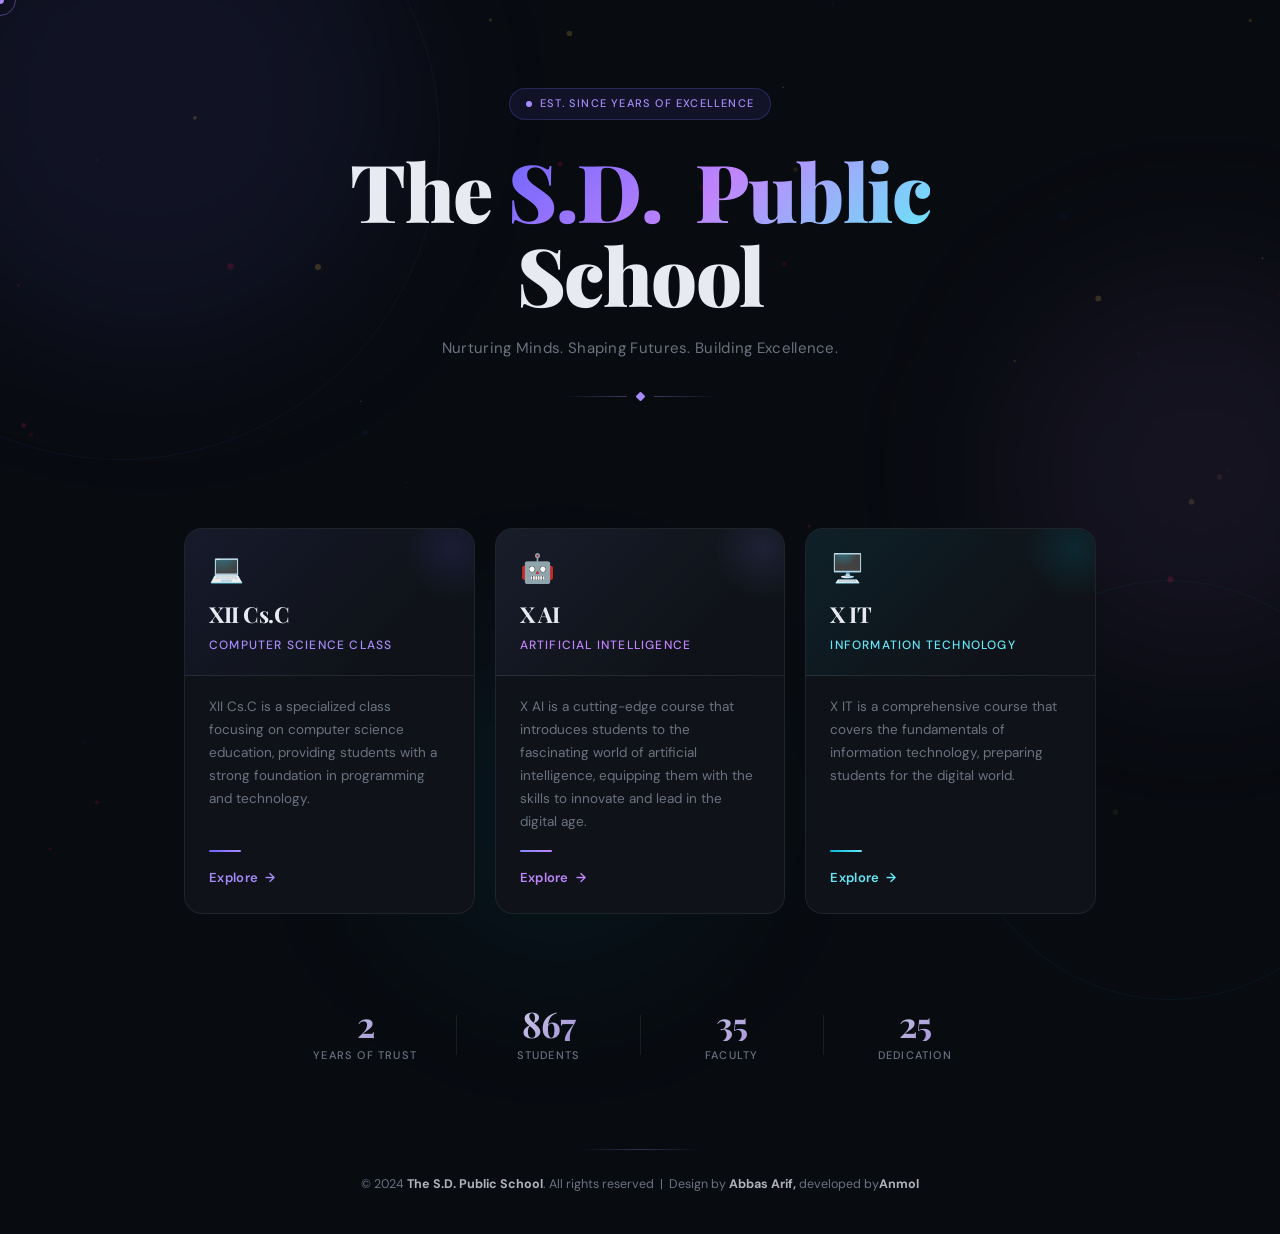
<file: index.html>
<!DOCTYPE html>
<html lang="en">
<head>
<meta charset="UTF-8">
<meta name="viewport" content="width=device-width, initial-scale=1.0">
<title>The S.D. Public School</title>
<link href="https://fonts.googleapis.com/css2?family=Playfair+Display:wght@400;700;900&family=DM+Sans:wght@300;400;500&display=swap" rel="stylesheet">
<link rel="stylesheet" href="style.css" class="css">
</head>
<body>

<div id="cursor"></div>
<div id="cursor-ring"></div>
<canvas id="particles"></canvas>
<div class="blob blob-1"></div>
<div class="blob blob-2"></div>
<div class="blob blob-3"></div>
<div class="ring ring-1"></div>
<div class="ring ring-2"></div>

<header>
  <div class="school-badge">
    <span class="badge-dot"></span>
    <span class="badge-text">Est. Since Years of Excellence</span>
  </div>
  <h1>The <span class="gradient-text">S.D. <br> Public</span><br>School</h1>
  <p class="tagline">Nurturing Minds. Shaping Futures. Building Excellence.</p>
  <div class="divider"><div class="divider-gem"></div></div>
</header>

<div class="cards-wrapper">
  <div class="card">
    <div class="card-header">
      <div class="card-icon">💻</div>
      <div class="card-title">XII Cs.C</div>
      <div class="card-subtitle">Computer Science Class</div>
    </div>
    <div class="card-body">
      <p class="card-description">XII Cs.C is a specialized class focusing on computer science education, providing students with a strong foundation in programming and technology.</p>
      <div class="card-divider"></div>
      <a href="xiicsc.html" class="go-btn" target="_blank">Explore <span class="arrow">→</span></a>
    </div>
  </div>

  <div class="card">
    <div class="card-header">
      <div class="card-icon">🤖</div>
      <div class="card-title">X AI</div>
      <div class="card-subtitle">Artificial Intelligence</div>
    </div>
    <div class="card-body">
      <p class="card-description">X AI is a cutting-edge course that introduces students to the fascinating world of artificial intelligence, equipping them with the skills to innovate and lead in the digital age.</p>
      <div class="card-divider"></div>
      <a href="xai.html" class="go-btn" target="_blank">Explore <span class="arrow">→</span></a>
    </div>
  </div>

  <div class="card">
    <div class="card-header">
      <div class="card-icon">🖥️</div>
      <div class="card-title"> X IT</div>
      <div class="card-subtitle">Information Technology</div>
    </div>
    <div class="card-body">
      <p class="card-description">X IT is a comprehensive course that covers the fundamentals of information technology, preparing students for the digital world.</p>
      <div class="card-divider"></div>
      <a href="xit.html" class="go-btn" target="_blank">Explore <span class="arrow">→</span></a>
    </div>
  </div>
</div>

<div class="stats-bar">
  <div class="stat"><div class="stat-num" data-target="8" data-suffix="+">0</div><div class="stat-label">Years of Trust</div></div>
  <div class="stat-sep"></div>
  <div class="stat"><div class="stat-num" data-target="3500" data-suffix="+">0</div><div class="stat-label">Students</div></div>
  <div class="stat-sep"></div>
  <div class="stat"><div class="stat-num" data-target="140" data-suffix="+">0</div><div class="stat-label">Faculty</div></div>
  <div class="stat-sep"></div>
  <div class="stat"><div class="stat-num" data-target="100" data-suffix="%">0</div><div class="stat-label">Dedication</div></div>
</div>

<footer>
  <div class="footer-line"></div>
  <p>© 2024 <strong>The S.D. Public School</strong>. All rights reserved &nbsp;|&nbsp; Design by <strong> Abbas Arif, </strong> developed by<strong>Anmol</strong></strong></p>
</footer>

<script src="script.js"></script>
</body>
</html>
</file>
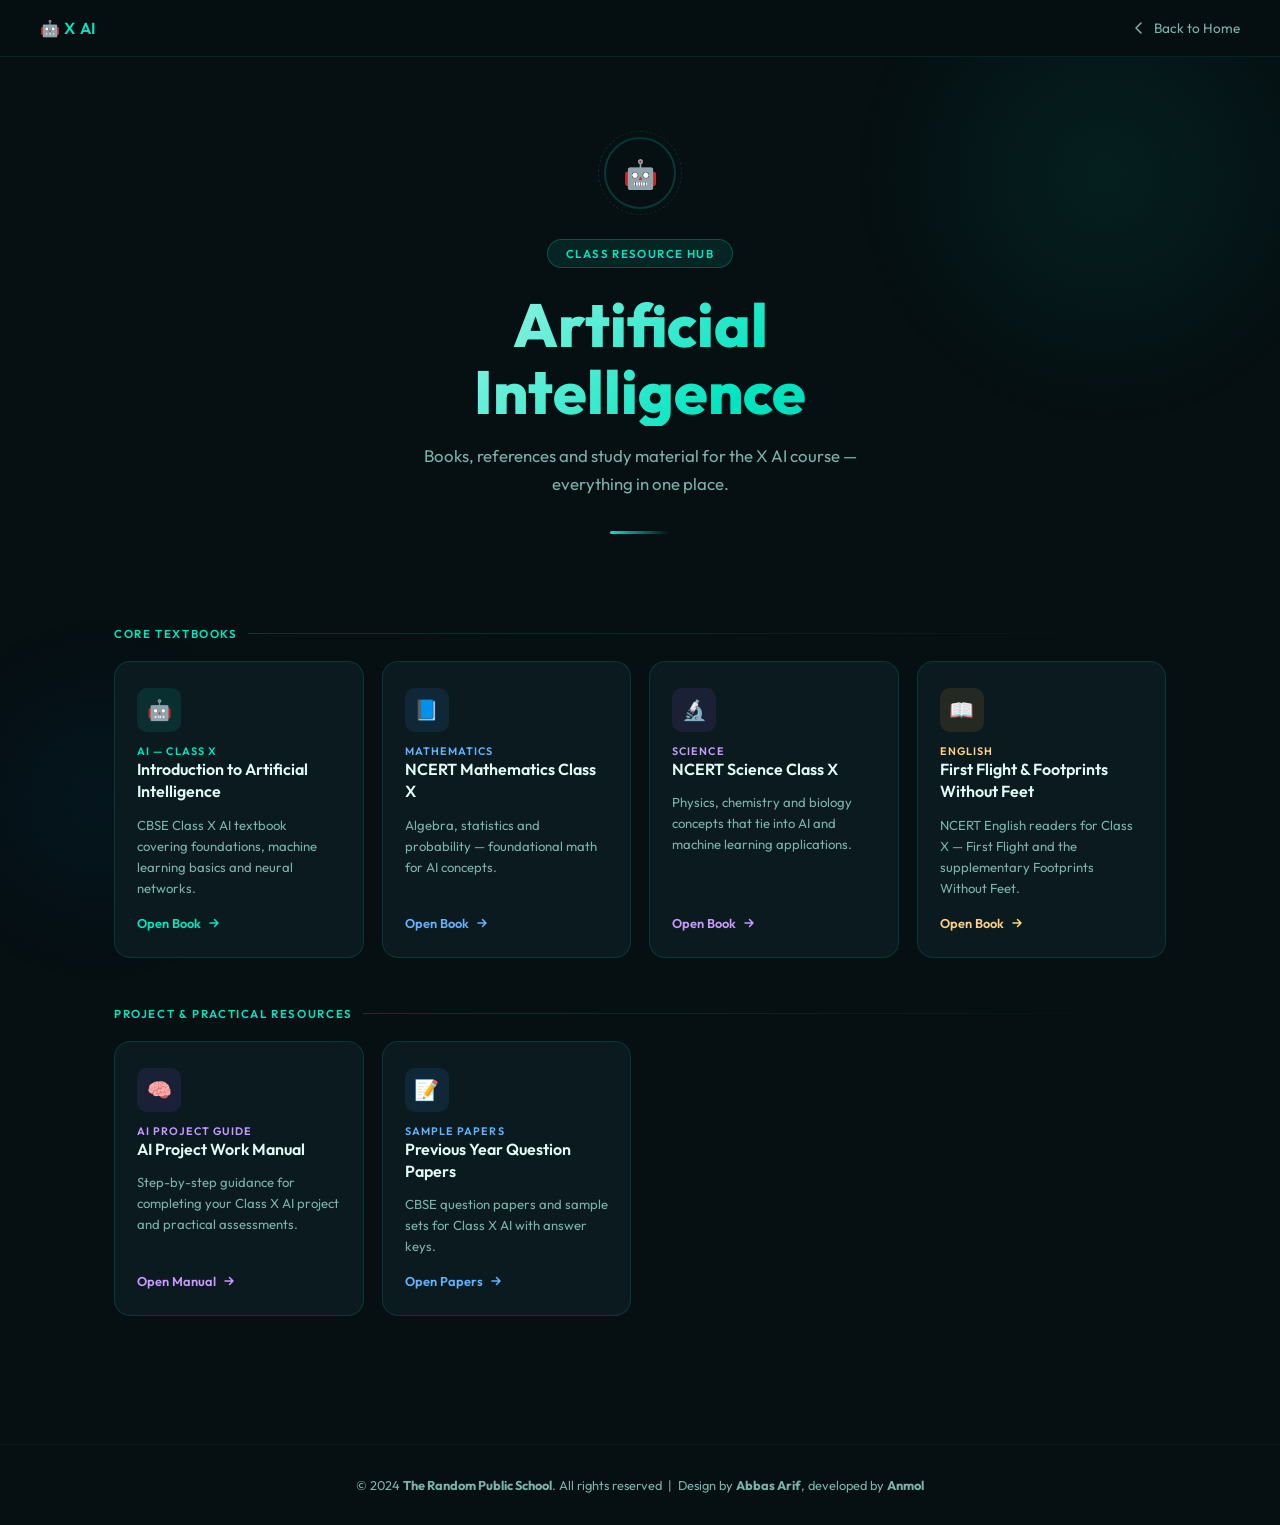
<file: xai.html>
<!DOCTYPE html>
<html lang="en">
<head>
<meta charset="UTF-8">
<meta name="viewport" content="width=device-width, initial-scale=1.0">
<title>X AI — The S.D. Public School</title>
<link href="https://fonts.googleapis.com/css2?family=DM+Sans:wght@400;500;600&family=Cabinet+Grotesk:wght@700;800&display=swap" rel="stylesheet">
<link href="https://fonts.googleapis.com/css2?family=Outfit:wght@400;500;600;700;800&display=swap" rel="stylesheet">
<link rel="stylesheet" href="xai.css" class="css">
  
</head>
<body>

<nav>
  <span class="nav-logo">🤖 X AI</span>
  <a href="index.html" class="nav-back">
    <svg width="14" height="14" viewBox="0 0 14 14" fill="none"><path d="M9 2L4 7L9 12" stroke="currentColor" stroke-width="1.5" stroke-linecap="round" stroke-linejoin="round"/></svg>
    Back to Home
  </a>
</nav>

<header>
  <div class="ring-wrap">
    <div class="ring"><div class="ring-inner">🤖</div></div>
  </div>
  <div class="class-badge">Class Resource Hub</div>
  <h1>Artificial<br>Intelligence</h1>
  <p>Books, references and study material for the X AI course — everything in one place.</p>
  <div class="divider"></div>
</header>

<main>

  <div class="section-label">Core Textbooks</div>
  <div class="books-grid">

    <a href="#" class="book-card">
      <div class="book-icon">🤖</div>
      <div>
        <div class="book-subject">AI — Class X</div>
        <div class="book-title">Introduction to Artificial Intelligence</div>
      </div>
      <div class="book-desc">CBSE Class X AI textbook covering foundations, machine learning basics and neural networks.</div>
      <div class="book-link">Open Book <svg width="14" height="14" viewBox="0 0 14 14" fill="none"><path d="M3 7H11M11 7L7.5 3.5M11 7L7.5 10.5" stroke="currentColor" stroke-width="1.5" stroke-linecap="round" stroke-linejoin="round"/></svg></div>
    </a>

    <a href="#" class="book-card blue">
      <div class="book-icon">📘</div>
      <div>
        <div class="book-subject">Mathematics</div>
        <div class="book-title">NCERT Mathematics Class X</div>
      </div>
      <div class="book-desc">Algebra, statistics and probability — foundational math for AI concepts.</div>
      <div class="book-link">Open Book <svg width="14" height="14" viewBox="0 0 14 14" fill="none"><path d="M3 7H11M11 7L7.5 3.5M11 7L7.5 10.5" stroke="currentColor" stroke-width="1.5" stroke-linecap="round" stroke-linejoin="round"/></svg></div>
    </a>

    <a href="#" class="book-card purple">
      <div class="book-icon">🔬</div>
      <div>
        <div class="book-subject">Science</div>
        <div class="book-title">NCERT Science Class X</div>
      </div>
      <div class="book-desc">Physics, chemistry and biology concepts that tie into AI and machine learning applications.</div>
      <div class="book-link">Open Book <svg width="14" height="14" viewBox="0 0 14 14" fill="none"><path d="M3 7H11M11 7L7.5 3.5M11 7L7.5 10.5" stroke="currentColor" stroke-width="1.5" stroke-linecap="round" stroke-linejoin="round"/></svg></div>
    </a>

    <a href="#" class="book-card amber">
      <div class="book-icon">📖</div>
      <div>
        <div class="book-subject">English</div>
        <div class="book-title">First Flight & Footprints Without Feet</div>
      </div>
      <div class="book-desc">NCERT English readers for Class X — First Flight and the supplementary Footprints Without Feet.</div>
      <div class="book-link">Open Book <svg width="14" height="14" viewBox="0 0 14 14" fill="none"><path d="M3 7H11M11 7L7.5 3.5M11 7L7.5 10.5" stroke="currentColor" stroke-width="1.5" stroke-linecap="round" stroke-linejoin="round"/></svg></div>
    </a>

  </div>

  <div class="section-label">Project & Practical Resources</div>
  <div class="books-grid">

    <a href="#" class="book-card purple">
      <div class="book-icon">🧠</div>
      <div>
        <div class="book-subject">AI Project Guide</div>
        <div class="book-title">AI Project Work Manual</div>
      </div>
      <div class="book-desc">Step-by-step guidance for completing your Class X AI project and practical assessments.</div>
      <div class="book-link">Open Manual <svg width="14" height="14" viewBox="0 0 14 14" fill="none"><path d="M3 7H11M11 7L7.5 3.5M11 7L7.5 10.5" stroke="currentColor" stroke-width="1.5" stroke-linecap="round" stroke-linejoin="round"/></svg></div>
    </a>

    <a href="#" class="book-card blue">
      <div class="book-icon">📝</div>
      <div>
        <div class="book-subject">Sample Papers</div>
        <div class="book-title">Previous Year Question Papers</div>
      </div>
      <div class="book-desc">CBSE question papers and sample sets for Class X AI with answer keys.</div>
      <div class="book-link">Open Papers <svg width="14" height="14" viewBox="0 0 14 14" fill="none"><path d="M3 7H11M11 7L7.5 3.5M11 7L7.5 10.5" stroke="currentColor" stroke-width="1.5" stroke-linecap="round" stroke-linejoin="round"/></svg></div>
    </a>

  </div>

</main>

<footer>
  © 2024 <strong>The Random Public School</strong>. All rights reserved &nbsp;|&nbsp; Design by <strong>Abbas Arif</strong>, developed by <strong>Anmol</strong>
</footer>

</body>
</html>
</file>
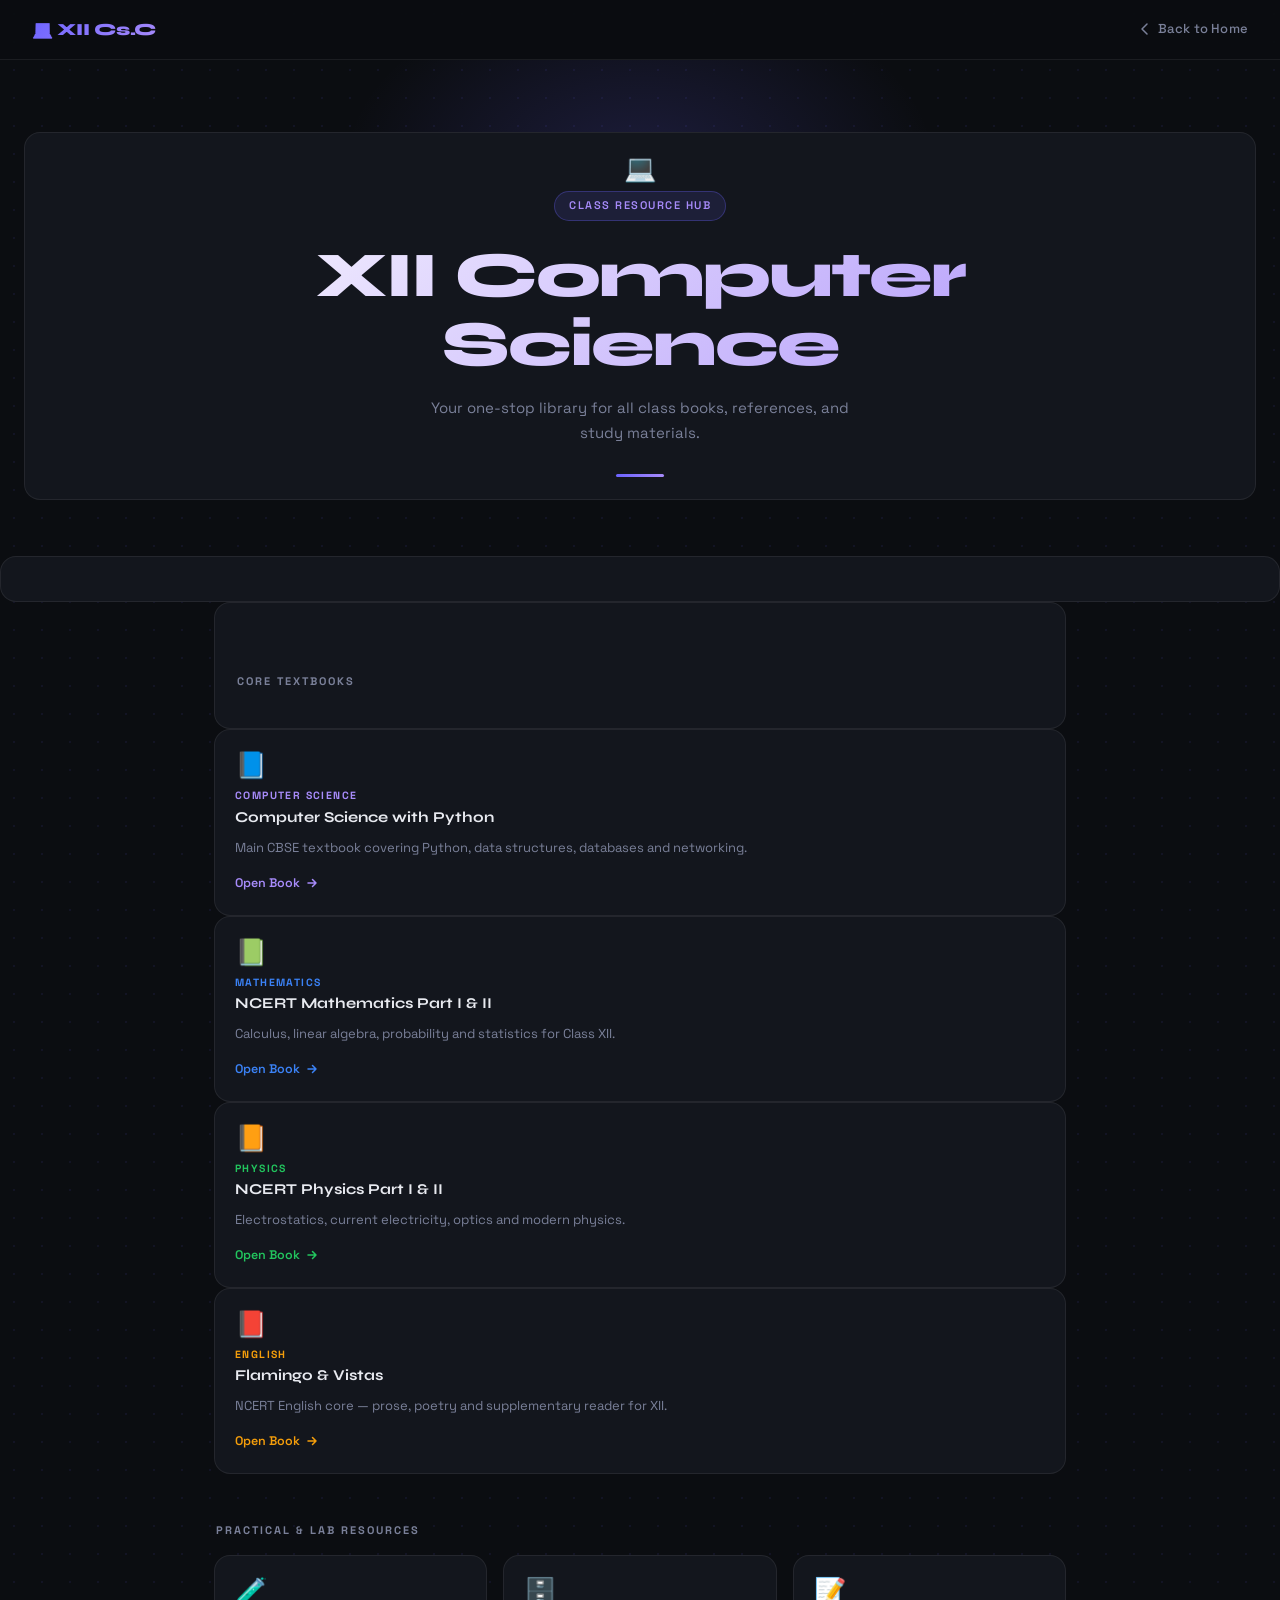
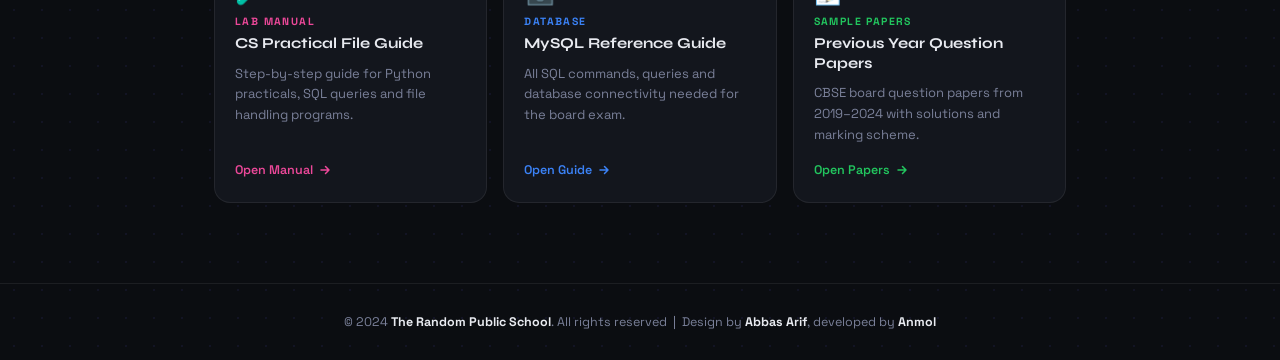
<file: xiicsc.html>
<!DOCTYPE html>
<html lang="en">
<head>
<meta charset="UTF-8">
<meta name="viewport" content="width=device-width, initial-scale=1.0">
<title>XII Cs.C — The S.D. Public School</title>
<link href="https://fonts.googleapis.com/css2?family=Space+Grotesk:wght@400;500;600;700&family=Syne:wght@700;800&display=swap" rel="stylesheet">
<link rel="stylesheet" href="xiicsc.css" class="css">
</head>
<body>

<nav>
  <span class="nav-logo">💻 XII Cs.C</span>
  <a href="index.html" class="nav-back">
    <svg width="14" height="14" viewBox="0 0 14 14" fill="none"><path d="M9 2L4 7L9 12" stroke="currentColor" stroke-width="1.5" stroke-linecap="round" stroke-linejoin="round"/></svg>
    Back to Home
  </a>
</nav>

<header>
     <a href="#" class="book-card">
      <div class="book-icon">💻</div>
      <div>
  <div class="class-badge">Class Resource Hub</div>
  <h1>XII Computer<br>Science</h1>
  <p>Your one-stop library for all class books, references, and study materials.</p>
  <div class="divider"></div>
</header>

<main>

  <div class="section-label">Core Textbooks</div>


    <a href="#" class="book-card">
      <div class="book-icon">📘</div>
      <div>
        <div class="book-subject">Computer Science</div>
        <div class="book-title">Computer Science with Python</div>
      </div>
      <div class="book-desc">Main CBSE textbook covering Python, data structures, databases and networking.</div>
      <div class="book-link">Open Book <svg width="14" height="14" viewBox="0 0 14 14" fill="none"><path d="M3 7H11M11 7L7.5 3.5M11 7L7.5 10.5" stroke="currentColor" stroke-width="1.5" stroke-linecap="round" stroke-linejoin="round"/></svg></div>
    </a>

    <a href="#" class="book-card blue">
      <div class="book-icon">📗</div>
      <div>
        <div class="book-subject">Mathematics</div>
        <div class="book-title">NCERT Mathematics Part I & II</div>
      </div>
      <div class="book-desc">Calculus, linear algebra, probability and statistics for Class XII.</div>
      <div class="book-link">Open Book <svg width="14" height="14" viewBox="0 0 14 14" fill="none"><path d="M3 7H11M11 7L7.5 3.5M11 7L7.5 10.5" stroke="currentColor" stroke-width="1.5" stroke-linecap="round" stroke-linejoin="round"/></svg></div>
    </a>

    <a href="#" class="book-card green">
      <div class="book-icon">📙</div>
      <div>
        <div class="book-subject">Physics</div>
        <div class="book-title">NCERT Physics Part I & II</div>
      </div>
      <div class="book-desc">Electrostatics, current electricity, optics and modern physics.</div>
      <div class="book-link">Open Book <svg width="14" height="14" viewBox="0 0 14 14" fill="none"><path d="M3 7H11M11 7L7.5 3.5M11 7L7.5 10.5" stroke="currentColor" stroke-width="1.5" stroke-linecap="round" stroke-linejoin="round"/></svg></div>
    </a>

    <a href="#" class="book-card amber">
      <div class="book-icon">📕</div>
      <div>
        <div class="book-subject">English</div>
        <div class="book-title">Flamingo & Vistas</div>
      </div>
      <div class="book-desc">NCERT English core — prose, poetry and supplementary reader for XII.</div>
      <div class="book-link">Open Book <svg width="14" height="14" viewBox="0 0 14 14" fill="none"><path d="M3 7H11M11 7L7.5 3.5M11 7L7.5 10.5" stroke="currentColor" stroke-width="1.5" stroke-linecap="round" stroke-linejoin="round"/></svg></div>
    </a>

  </div>

  <div class="section-label">Practical & Lab Resources</div>
  <div class="books-grid">

    <a href="#" class="book-card pink">
      <div class="book-icon">🧪</div>
      <div>
        <div class="book-subject">Lab Manual</div>
        <div class="book-title">CS Practical File Guide</div>
      </div>
      <div class="book-desc">Step-by-step guide for Python practicals, SQL queries and file handling programs.</div>
      <div class="book-link">Open Manual <svg width="14" height="14" viewBox="0 0 14 14" fill="none"><path d="M3 7H11M11 7L7.5 3.5M11 7L7.5 10.5" stroke="currentColor" stroke-width="1.5" stroke-linecap="round" stroke-linejoin="round"/></svg></div>
    </a>

    <a href="#" class="book-card blue">
      <div class="book-icon">🗄️</div>
      <div>
        <div class="book-subject">Database</div>
        <div class="book-title">MySQL Reference Guide</div>
      </div>
      <div class="book-desc">All SQL commands, queries and database connectivity needed for the board exam.</div>
      <div class="book-link">Open Guide <svg width="14" height="14" viewBox="0 0 14 14" fill="none"><path d="M3 7H11M11 7L7.5 3.5M11 7L7.5 10.5" stroke="currentColor" stroke-width="1.5" stroke-linecap="round" stroke-linejoin="round"/></svg></div>
    </a>

    <a href="#" class="book-card green">
      <div class="book-icon">📝</div>
      <div>
        <div class="book-subject">Sample Papers</div>
        <div class="book-title">Previous Year Question Papers</div>
      </div>
      <div class="book-desc">CBSE board question papers from 2019–2024 with solutions and marking scheme.</div>
      <div class="book-link">Open Papers <svg width="14" height="14" viewBox="0 0 14 14" fill="none"><path d="M3 7H11M11 7L7.5 3.5M11 7L7.5 10.5" stroke="currentColor" stroke-width="1.5" stroke-linecap="round" stroke-linejoin="round"/></svg></div>
    </a>

  </div>

</main>

<footer>
  © 2024 <strong>The Random Public School</strong>. All rights reserved &nbsp;|&nbsp; Design by <strong>Abbas Arif</strong>, developed by <strong>Anmol</strong>
</footer>

</body>
</html>
</file>
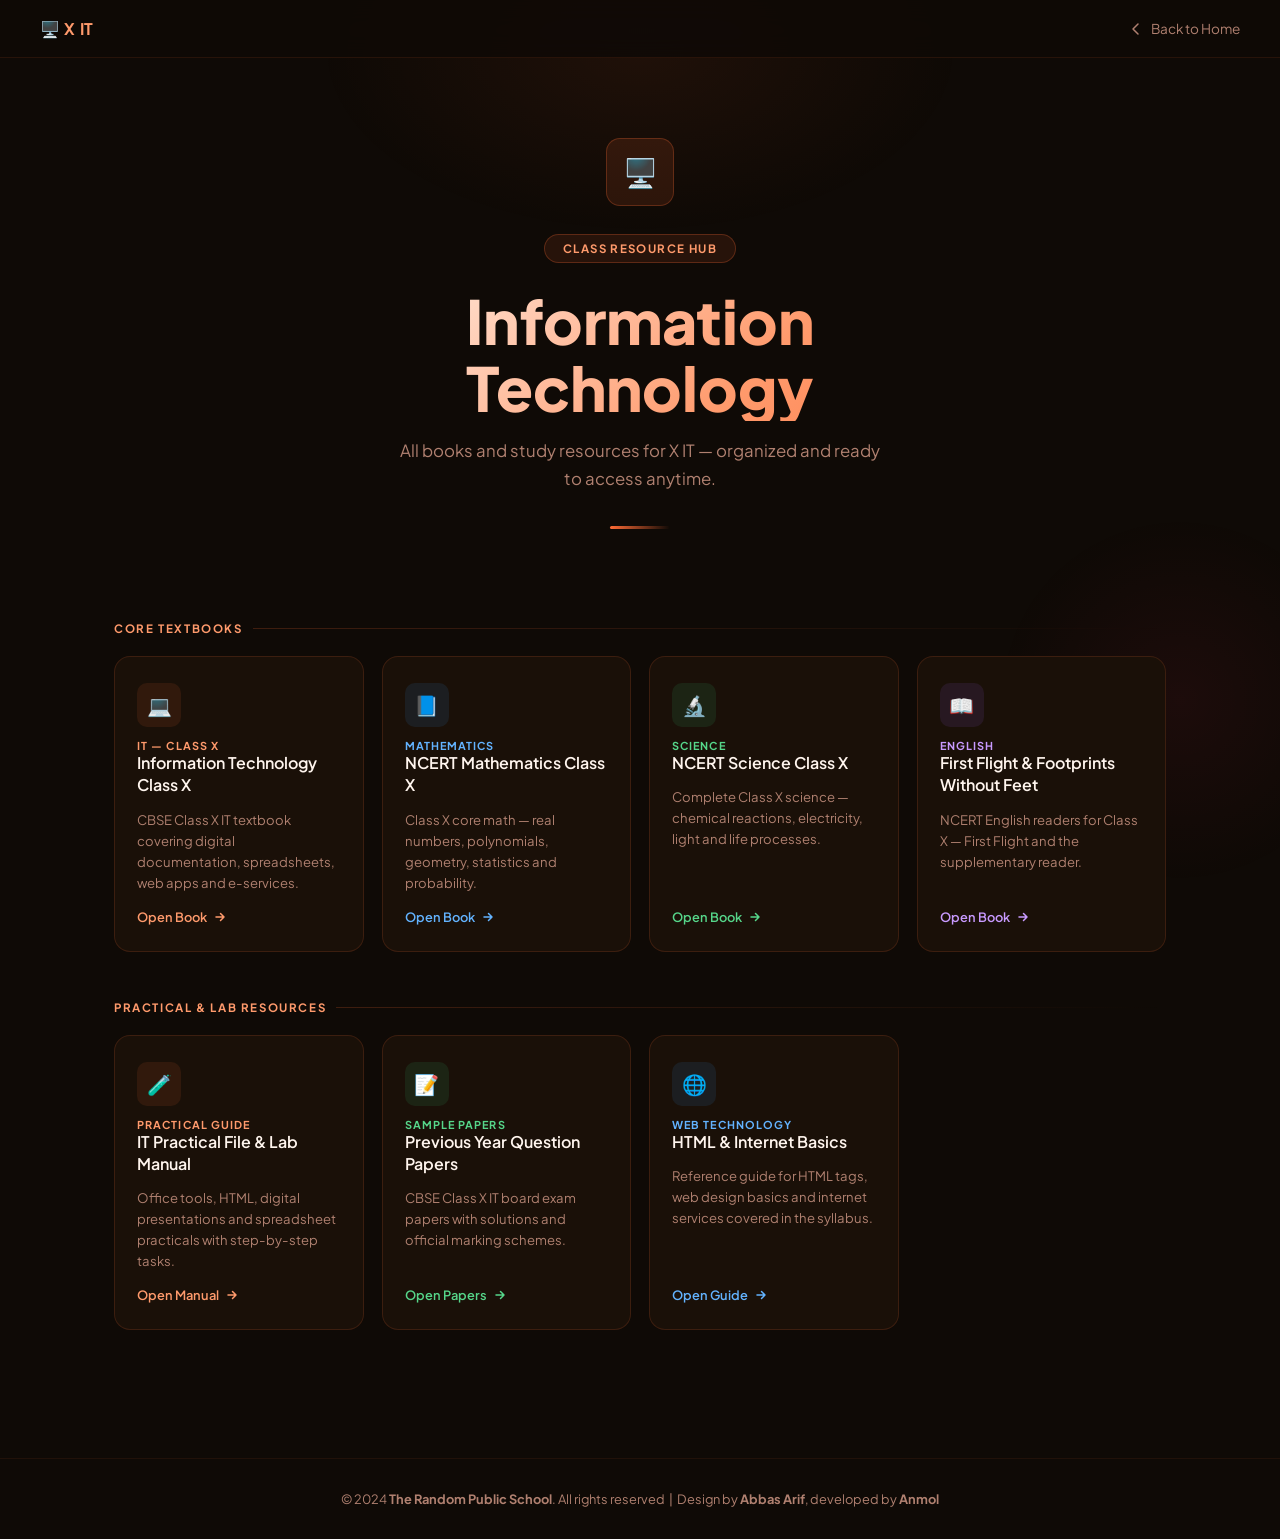
<file: xit.html>
<!DOCTYPE html>
<html lang="en">
<head>
<meta charset="UTF-8">
<meta name="viewport" content="width=device-width, initial-scale=1.0">
<title>X IT — The S.D. Public School</title>
<link href="https://fonts.googleapis.com/css2?family=Plus+Jakarta+Sans:wght@400;500;600;700;800&display=swap" rel="stylesheet">
<link rel="stylesheet" href="xit.css" class="css">
</head>
<body>

<nav>
  <span class="nav-logo">🖥️ X IT</span>
  <a href="index.html" class="nav-back">
    <svg width="14" height="14" viewBox="0 0 14 14" fill="none"><path d="M9 2L4 7L9 12" stroke="currentColor" stroke-width="1.5" stroke-linecap="round" stroke-linejoin="round"/></svg>
    Back to Home
  </a>
</nav>

<header>
  <div class="hex-wrap"><div class="hex">🖥️</div></div>
  <div class="class-badge">Class Resource Hub</div>
  <h1>Information<br>Technology</h1>
  <p>All books and study resources for X IT — organized and ready to access anytime.</p>
  <div class="divider"></div>
</header>

<main>

  <div class="section-label">Core Textbooks</div>
  <div class="books-grid">

    <a href="#" class="book-card">
      <div class="book-icon">💻</div>
      <div>
        <div class="book-subject">IT — Class X</div>
        <div class="book-title">Information Technology Class X</div>
      </div>
      <div class="book-desc">CBSE Class X IT textbook covering digital documentation, spreadsheets, web apps and e-services.</div>
      <div class="book-link">Open Book <svg width="14" height="14" viewBox="0 0 14 14" fill="none"><path d="M3 7H11M11 7L7.5 3.5M11 7L7.5 10.5" stroke="currentColor" stroke-width="1.5" stroke-linecap="round" stroke-linejoin="round"/></svg></div>
    </a>

    <a href="#" class="book-card blue">
      <div class="book-icon">📘</div>
      <div>
        <div class="book-subject">Mathematics</div>
        <div class="book-title">NCERT Mathematics Class X</div>
      </div>
      <div class="book-desc">Class X core math — real numbers, polynomials, geometry, statistics and probability.</div>
      <div class="book-link">Open Book <svg width="14" height="14" viewBox="0 0 14 14" fill="none"><path d="M3 7H11M11 7L7.5 3.5M11 7L7.5 10.5" stroke="currentColor" stroke-width="1.5" stroke-linecap="round" stroke-linejoin="round"/></svg></div>
    </a>

    <a href="#" class="book-card green">
      <div class="book-icon">🔬</div>
      <div>
        <div class="book-subject">Science</div>
        <div class="book-title">NCERT Science Class X</div>
      </div>
      <div class="book-desc">Complete Class X science — chemical reactions, electricity, light and life processes.</div>
      <div class="book-link">Open Book <svg width="14" height="14" viewBox="0 0 14 14" fill="none"><path d="M3 7H11M11 7L7.5 3.5M11 7L7.5 10.5" stroke="currentColor" stroke-width="1.5" stroke-linecap="round" stroke-linejoin="round"/></svg></div>
    </a>

    <a href="#" class="book-card purple">
      <div class="book-icon">📖</div>
      <div>
        <div class="book-subject">English</div>
        <div class="book-title">First Flight & Footprints Without Feet</div>
      </div>
      <div class="book-desc">NCERT English readers for Class X — First Flight and the supplementary reader.</div>
      <div class="book-link">Open Book <svg width="14" height="14" viewBox="0 0 14 14" fill="none"><path d="M3 7H11M11 7L7.5 3.5M11 7L7.5 10.5" stroke="currentColor" stroke-width="1.5" stroke-linecap="round" stroke-linejoin="round"/></svg></div>
    </a>

  </div>

  <div class="section-label">Practical & Lab Resources</div>
  <div class="books-grid">

    <a href="#" class="book-card">
      <div class="book-icon">🧪</div>
      <div>
        <div class="book-subject">Practical Guide</div>
        <div class="book-title">IT Practical File & Lab Manual</div>
      </div>
      <div class="book-desc">Office tools, HTML, digital presentations and spreadsheet practicals with step-by-step tasks.</div>
      <div class="book-link">Open Manual <svg width="14" height="14" viewBox="0 0 14 14" fill="none"><path d="M3 7H11M11 7L7.5 3.5M11 7L7.5 10.5" stroke="currentColor" stroke-width="1.5" stroke-linecap="round" stroke-linejoin="round"/></svg></div>
    </a>

    <a href="#" class="book-card green">
      <div class="book-icon">📝</div>
      <div>
        <div class="book-subject">Sample Papers</div>
        <div class="book-title">Previous Year Question Papers</div>
      </div>
      <div class="book-desc">CBSE Class X IT board exam papers with solutions and official marking schemes.</div>
      <div class="book-link">Open Papers <svg width="14" height="14" viewBox="0 0 14 14" fill="none"><path d="M3 7H11M11 7L7.5 3.5M11 7L7.5 10.5" stroke="currentColor" stroke-width="1.5" stroke-linecap="round" stroke-linejoin="round"/></svg></div>
    </a>

    <a href="#" class="book-card blue">
      <div class="book-icon">🌐</div>
      <div>
        <div class="book-subject">Web Technology</div>
        <div class="book-title">HTML & Internet Basics</div>
      </div>
      <div class="book-desc">Reference guide for HTML tags, web design basics and internet services covered in the syllabus.</div>
      <div class="book-link">Open Guide <svg width="14" height="14" viewBox="0 0 14 14" fill="none"><path d="M3 7H11M11 7L7.5 3.5M11 7L7.5 10.5" stroke="currentColor" stroke-width="1.5" stroke-linecap="round" stroke-linejoin="round"/></svg></div>
    </a>

  </div>

</main>

<footer>
  © 2024 <strong>The Random Public School</strong>. All rights reserved &nbsp;|&nbsp; Design by <strong>Abbas Arif</strong>, developed by <strong>Anmol</strong>
</footer>

</body>
</html>
</file>
<file: style.css>
/* ── Reset ── */
*, *::before, *::after { box-sizing: border-box; margin: 0; padding: 0; }

:root {
  --bg:       #080b10;
  --surface:  #0f1319;
  --border:   rgba(255,255,255,0.07);
  --text:     #e8eaf2;
  --muted:    #6b7280;
  --radius:   18px;

  /* per-card accents */
  --c-cs:     #6c63ff;
  --c-cs2:    #a78bfa;
  --c-ai:     #818cf8;
  --c-ai2:    #c084fc;
  --c-it:     #06b6d4;
  --c-it2:    #67e8f9;
}

html { scroll-behavior: smooth; }

body {
  background: var(--bg);
  color: var(--text);
  font-family: 'DM Sans', sans-serif;
  font-size: 15px;
  line-height: 1.6;
  min-height: 100vh;
  overflow-x: hidden;
}

/* ── Particle Canvas ── */
#particles {
  position: fixed;
  inset: 0;
  pointer-events: none;
  z-index: 0;
  opacity: 0.55;
}

/* ── Blobs ── */
.blob {
  position: fixed;
  border-radius: 50%;
  filter: blur(80px);
  pointer-events: none;
  z-index: 0;
  animation: blob-drift 12s ease-in-out infinite alternate;
}
.blob-1 { width: 500px; height: 500px; top: -150px; left: -100px; background: rgba(108,99,255,0.09); animation-duration: 14s; }
.blob-2 { width: 400px; height: 400px; top: 30%; right: -120px; background: rgba(192,132,252,0.07); animation-duration: 10s; animation-delay: -4s; }
.blob-3 { width: 350px; height: 350px; bottom: -80px; left: 30%; background: rgba(6,182,212,0.06); animation-duration: 16s; animation-delay: -8s; }
@keyframes blob-drift {
  from { transform: translate(0,0) scale(1); }
  to   { transform: translate(30px, 20px) scale(1.05); }
}

/* ── Rings ── */
.ring {
  position: fixed;
  border-radius: 50%;
  border: 1px solid rgba(108,99,255,0.08);
  pointer-events: none;
  z-index: 0;
}
.ring-1 { width: 640px; height: 640px; top: -180px; left: -200px; }
.ring-2 { width: 420px; height: 420px; bottom: -100px; right: -100px; border-color: rgba(6,182,212,0.07); }

/* ── Custom Cursor ── */
#cursor {
  position: fixed;
  width: 8px; height: 8px;
  background: var(--c-cs2);
  border-radius: 50%;
  pointer-events: none;
  z-index: 9999;
  transform: translate(-50%,-50%);
  transition: background 0.2s;
}
#cursor-ring {
  position: fixed;
  width: 32px; height: 32px;
  border: 1px solid rgba(167,139,250,0.4);
  border-radius: 50%;
  pointer-events: none;
  z-index: 9998;
  transform: translate(-50%,-50%);
  transition: transform 0.12s ease, width 0.2s ease, height 0.2s ease, border-color 0.2s ease;
}

/* ── Layout wrapper ── */
.content {
  position: relative;
  z-index: 1;
  max-width: 960px;
  margin: 0 auto;
  padding: 0 24px;
}

/* ── Header ── */
header {
  position: relative;
  z-index: 1;
  text-align: center;
  padding: 88px 24px 64px;
  max-width: 720px;
  margin: 0 auto;
}

.school-badge {
  display: inline-flex;
  align-items: center;
  gap: 8px;
  background: rgba(108,99,255,0.1);
  border: 1px solid rgba(108,99,255,0.25);
  border-radius: 100px;
  padding: 6px 16px;
  margin-bottom: 28px;
}
.badge-dot {
  width: 6px; height: 6px;
  border-radius: 50%;
  background: var(--c-cs2);
  animation: pulse-dot 2s ease-in-out infinite;
}
@keyframes pulse-dot {
  0%,100% { opacity: 1; transform: scale(1); }
  50%      { opacity: 0.5; transform: scale(0.7); }
}
.badge-text {
  font-size: 11px;
  font-weight: 500;
  letter-spacing: 1.2px;
  text-transform: uppercase;
  color: var(--c-cs2);
}

header h1 {
  font-family: 'Playfair Display', serif;
  font-weight: 900;
  font-size: clamp(2.8rem, 7vw, 5rem);
  line-height: 1.05;
  letter-spacing: -1.5px;
  color: var(--text);
  margin-bottom: 20px;
}
.gradient-text {
  background: linear-gradient(135deg, var(--c-cs) 0%, var(--c-ai2) 50%, var(--c-it2) 100%);
  -webkit-background-clip: text;
  -webkit-text-fill-color: transparent;
  background-clip: text;
}

.tagline {
  font-size: 15px;
  color: var(--muted);
  letter-spacing: 0.3px;
  line-height: 1.7;
  margin-bottom: 32px;
}

.divider {
  display: flex;
  align-items: center;
  justify-content: center;
  gap: 10px;
  margin-bottom: 0;
}
.divider::before,
.divider::after {
  content: '';
  width: 64px; height: 1px;
  background: linear-gradient(90deg, transparent, rgba(167,139,250,0.35));
}
.divider::after { background: linear-gradient(270deg, transparent, rgba(167,139,250,0.35)); }
.divider-gem {
  width: 7px; height: 7px;
  background: var(--c-cs2);
  transform: rotate(45deg);
  border-radius: 1px;
}

/* ── Cards ── */
.cards-wrapper {
  position: relative;
  z-index: 1;
  max-width: 960px;
  margin: 64px auto 0;
  padding: 0 24px;
  display: grid;
  grid-template-columns: repeat(auto-fit, minmax(270px, 1fr));
  gap: 20px;
}

.card {
  background: var(--surface);
  border: 1px solid var(--border);
  border-radius: var(--radius);
  overflow: hidden;
  display: flex;
  flex-direction: column;
  transition: transform 0.28s ease, box-shadow 0.28s ease, border-color 0.28s ease;
  cursor: pointer;
}
.card:hover {
  transform: translateY(-6px);
}

/* CS card */
.card:nth-child(1) { --card-a: var(--c-cs); --card-b: var(--c-cs2); }
.card:nth-child(2) { --card-a: var(--c-ai); --card-b: var(--c-ai2); }
.card:nth-child(3) { --card-a: var(--c-it); --card-b: var(--c-it2); }

.card:hover {
  border-color: color-mix(in srgb, var(--card-a) 45%, transparent);
  box-shadow: 0 20px 60px rgba(0,0,0,0.5),
              0 0 0 1px color-mix(in srgb, var(--card-a) 20%, transparent);
}

.card-header {
  padding: 26px 24px 20px;
  background: linear-gradient(135deg,
    color-mix(in srgb, var(--card-a) 8%, transparent),
    transparent 70%);
  border-bottom: 1px solid var(--border);
  position: relative;
  overflow: hidden;
}
.card-header::before {
  content: '';
  position: absolute;
  top: -30px; right: -30px;
  width: 100px; height: 100px;
  border-radius: 50%;
  background: radial-gradient(circle, color-mix(in srgb, var(--card-a) 12%, transparent), transparent 70%);
}

.card-icon { font-size: 28px; line-height: 1; margin-bottom: 14px; }

.card-title {
  font-family: 'Playfair Display', serif;
  font-size: 22px;
  font-weight: 700;
  color: var(--text);
  letter-spacing: -0.5px;
  margin-bottom: 4px;
}

.card-subtitle {
  font-size: 12px;
  font-weight: 500;
  letter-spacing: 1.2px;
  text-transform: uppercase;
  color: var(--card-b);
}

.card-body {
  padding: 20px 24px 24px;
  display: flex;
  flex-direction: column;
  flex: 1;
}

.card-description {
  font-size: 13.5px;
  color: var(--muted);
  line-height: 1.7;
  flex: 1;
}

.card-divider {
  width: 32px; height: 2px;
  background: linear-gradient(90deg, var(--card-a), var(--card-b));
  border-radius: 2px;
  margin: 16px 0;
}

.go-btn {
  display: inline-flex;
  align-items: center;
  gap: 7px;
  text-decoration: none;
  color: var(--card-b);
  font-size: 13px;
  font-weight: 600;
  letter-spacing: 0.3px;
  transition: gap 0.2s;
}
.go-btn:hover { gap: 11px; }
.go-btn .arrow { font-style: normal; transition: transform 0.2s; }
.go-btn:hover .arrow { transform: translateX(2px); }

/* Highlighted Explore button */
.go-btn.go-btn-highlight {
  background: linear-gradient(90deg, var(--card-a), var(--card-b));
  color: #fff;
  border-radius: 22px;
  padding: 7px 18px;
  box-shadow: 0 2px 12px 0 rgba(0,0,0,0.07);
  position: relative;
  overflow: hidden;
  transition: background 0.2s, color 0.2s;
}
.go-btn.go-btn-highlight .arrow {
  color: #fff;
  font-weight: bold;
}
.go-btn.go-btn-highlight:hover {
  filter: brightness(1.08) saturate(1.2);
  box-shadow: 0 4px 18px 0 rgba(0,0,0,0.13);
}

/* ── Stats Bar ── */
.stats-bar {
  position: relative;
  z-index: 1;
  max-width: 780px;
  margin: 72px auto 0;
  padding: 0 24px;
  display: flex;
  align-items: center;
  justify-content: center;
  gap: 0;
}

.stat {
  flex: 1;
  text-align: center;
  padding: 20px 10px;
}
.stat-num {
  font-family: 'Playfair Display', serif;
  font-size: 2.2rem;
  font-weight: 700;
  color: var(--text);
  letter-spacing: -1px;
  line-height: 1;
  margin-bottom: 6px;
  background: linear-gradient(135deg, var(--text), rgba(167,139,250,0.8));
  -webkit-background-clip: text;
  -webkit-text-fill-color: transparent;
  background-clip: text;
}
.stat-label {
  font-size: 11px;
  font-weight: 500;
  letter-spacing: 1.2px;
  text-transform: uppercase;
  color: var(--muted);
}
.stat-sep {
  width: 1px;
  height: 40px;
  background: var(--border);
  flex-shrink: 0;
}

/* ── Footer ── */
footer {
  position: relative;
  z-index: 1;
  text-align: center;
  margin-top: 64px;
  padding-bottom: 40px;
}
.footer-line {
  width: 120px;
  height: 1px;
  background: linear-gradient(90deg, transparent, rgba(167,139,250,0.3), transparent);
  margin: 0 auto 24px;
}
footer p {
  color: var(--muted);
  font-size: 12.5px;
}
footer strong { color: rgba(232,234,242,0.75); }

/* ── Responsive ── */
@media (max-width: 600px) {
  header { padding: 60px 16px 48px; }
  .cards-wrapper { padding: 0 16px; gap: 16px; }
  .stats-bar { flex-wrap: wrap; gap: 0; }
  .stat-sep { display: none; }
  .stat { flex: 0 0 50%; }
}
.arrow {
  
  display: inline-block;
  transition: transform 0.2s;
}
</file>
<file: xai.css>
:root {
    --accent: #00e5c0;
    --accent2: #00bfa5;
    --accent3: #7fffd4;
    --bg: #060f12;
    --card-bg: #0b1a1f;
    --card-border: rgba(0,229,192,0.15);
    --text: #e0faf6;
    --muted: #7ab3aa;
    --glow: rgba(0,229,192,0.12);
  }
  * { margin: 0; padding: 0; box-sizing: border-box; }
  body {
    font-family: 'Outfit', sans-serif;
    background: var(--bg);
    color: var(--text);
    min-height: 100vh;
    overflow-x: hidden;
  }
  body::before {
    content: '';
    position: fixed;
    top: -100px; right: -100px;
    width: 550px; height: 550px;
    background: radial-gradient(circle, rgba(0,229,192,0.08) 0%, transparent 65%);
    pointer-events: none; z-index: 0;
  }
  body::after {
    content: '';
    position: fixed;
    bottom: -100px; left: -100px;
    width: 400px; height: 400px;
    background: radial-gradient(circle, rgba(0,100,180,0.08) 0%, transparent 65%);
    pointer-events: none; z-index: 0;
  }

  nav {
    position: sticky; top: 0;
    padding: 18px 40px;
    display: flex; align-items: center; justify-content: space-between;
    background: rgba(6,15,18,0.88);
    backdrop-filter: blur(12px);
    border-bottom: 1px solid rgba(0,229,192,0.1);
    z-index: 100;
  }
  .nav-logo { font-family: 'Outfit', sans-serif; font-size: 1rem; font-weight: 600; color: var(--accent); letter-spacing: 0.04em; }
  .nav-back {
    display: flex; align-items: center; gap: 8px;
    text-decoration: none;
    color: var(--muted);
    font-size: 0.85rem;
    transition: color 0.2s;
  }
  .nav-back:hover { color: var(--accent); }

  header {
    position: relative;
    padding: 80px 40px 60px;
    text-align: center;
    z-index: 1;
  }
  /* animated ring */
  .ring-wrap {
    display: flex; justify-content: center; margin-bottom: 30px;
  }
  .ring {
    width: 72px; height: 72px;
    border-radius: 50%;
    border: 2px solid rgba(0,229,192,0.2);
    display: flex; align-items: center; justify-content: center;
    position: relative;
    animation: spinRing 8s linear infinite;
  }
  .ring::before {
    content: '';
    position: absolute; inset: -8px;
    border-radius: 50%;
    border: 1px dashed rgba(0,229,192,0.15);
    animation: spinRing 12s linear infinite reverse;
  }
  .ring-inner {
    font-size: 28px;
    animation: spinRing 8s linear infinite reverse;
  }
  @keyframes spinRing { to { transform: rotate(360deg); } }

  .class-badge {
    display: inline-block;
    background: rgba(0,229,192,0.1);
    border: 1px solid rgba(0,229,192,0.25);
    color: var(--accent);
    font-size: 0.72rem;
    font-weight: 600;
    letter-spacing: 0.12em;
    text-transform: uppercase;
    padding: 6px 18px;
    border-radius: 50px;
    margin-bottom: 24px;
  }
  header h1 {
    font-family: 'Outfit', sans-serif;
    font-size: clamp(2.2rem, 5vw, 3.8rem);
    font-weight: 800;
    background: linear-gradient(135deg, #e0faf6 20%, #00e5c0 60%, #00bfa5);
    -webkit-background-clip: text;
    -webkit-text-fill-color: transparent;
    background-clip: text;
    line-height: 1.1;
    margin-bottom: 16px;
  }
  header p {
    color: var(--muted);
    font-size: 1.05rem;
    max-width: 500px;
    margin: 0 auto;
    line-height: 1.7;
  }
  .divider {
    width: 60px; height: 3px;
    background: linear-gradient(90deg, var(--accent), transparent);
    border-radius: 2px;
    margin: 32px auto;
  }

  main {
    max-width: 1100px;
    margin: 0 auto;
    padding: 0 24px 80px;
    position: relative; z-index: 1;
  }
  .section-label {
    font-size: 0.72rem;
    font-weight: 600;
    letter-spacing: 0.14em;
    text-transform: uppercase;
    color: var(--accent);
    margin-bottom: 20px;
    display: flex; align-items: center; gap: 10px;
  }
  .section-label::after {
    content: '';
    flex: 1; height: 1px;
    background: linear-gradient(90deg, rgba(0,229,192,0.2), transparent);
  }
  .books-grid {
    display: grid;
    grid-template-columns: repeat(auto-fill, minmax(240px, 1fr));
    gap: 18px;
    margin-bottom: 48px;
  }
  .book-card {
    background: var(--card-bg);
    border: 1px solid var(--card-border);
    border-radius: 16px;
    padding: 26px 22px;
    text-decoration: none;
    display: flex; flex-direction: column; gap: 12px;
    position: relative; overflow: hidden;
    transition: transform 0.25s ease, border-color 0.25s ease, box-shadow 0.25s ease;
  }
  .book-card::before {
    content: '';
    position: absolute; top: 0; left: 0; right: 0; height: 2px;
    background: linear-gradient(90deg, var(--accent), var(--accent3));
    opacity: 0; transition: opacity 0.25s;
  }
  .book-card:hover { transform: translateY(-5px); border-color: rgba(0,229,192,0.35); box-shadow: 0 16px 40px rgba(0,229,192,0.1); }
  .book-card:hover::before { opacity: 1; }
  .book-icon { width: 44px; height: 44px; border-radius: 10px; display: flex; align-items: center; justify-content: center; font-size: 20px; background: rgba(0,229,192,0.1); }
  .book-subject { font-size: 0.68rem; font-weight: 600; letter-spacing: 0.1em; text-transform: uppercase; color: var(--accent); }
  .book-title { font-size: 1rem; font-weight: 600; color: var(--text); line-height: 1.4; }
  .book-desc { font-size: 0.82rem; color: var(--muted); line-height: 1.6; flex: 1; }
  .book-link { display: flex; align-items: center; gap: 6px; font-size: 0.8rem; font-weight: 600; color: var(--accent); margin-top: 4px; }
  .book-link svg { transition: transform 0.2s; }
  .book-card:hover .book-link svg { transform: translateX(4px); }

  .book-card.blue .book-icon { background: rgba(56,152,255,0.1); }
  .book-card.blue .book-subject, .book-card.blue .book-link { color: #63b3ff; }
  .book-card.blue:hover { border-color: rgba(56,152,255,0.35); box-shadow: 0 16px 40px rgba(56,152,255,0.1); }
  .book-card.blue::before { background: linear-gradient(90deg, #3898ff, #63b3ff); }
  .book-card.purple .book-icon { background: rgba(160,100,255,0.1); }
  .book-card.purple .book-subject, .book-card.purple .book-link { color: #c89aff; }
  .book-card.purple:hover { border-color: rgba(160,100,255,0.35); box-shadow: 0 16px 40px rgba(160,100,255,0.1); }
  .book-card.purple::before { background: linear-gradient(90deg, #a064ff, #c89aff); }
  .book-card.amber .book-icon { background: rgba(255,185,56,0.1); }
  .book-card.amber .book-subject, .book-card.amber .book-link { color: #ffd080; }
  .book-card.amber:hover { border-color: rgba(255,185,56,0.3); box-shadow: 0 16px 40px rgba(255,185,56,0.08); }
  .book-card.amber::before { background: linear-gradient(90deg, #ffb238, #ffd080); }

  footer {
    text-align: center; padding: 32px;
    color: var(--muted); font-size: 0.8rem;
    border-top: 1px solid rgba(0,229,192,0.08);
    position: relative; z-index: 1;
  }
</file>
<file: xiicsc.css>
/* ── Reset & Base ── */
*, *::before, *::after { box-sizing: border-box; margin: 0; padding: 0; }

:root {
  --bg:        #0b0d11;
  --surface:   #13161d;
  --surface2:  #1a1e28;
  --border:    rgba(255,255,255,0.07);
  --text:      #e8eaf0;
  --muted:     #7a8099;
  --accent:    #6c63ff;
  --accent2:   #a78bfa;
  --blue:      #3b82f6;
  --green:     #22c55e;
  --amber:     #f59e0b;
  --pink:      #ec4899;
  --radius:    16px;
  --radius-sm: 10px;
}

html { scroll-behavior: smooth; }

body {
  background: var(--bg);
  color: var(--text);
  font-family: 'Space Grotesk', sans-serif;
  font-size: 15px;
  line-height: 1.6;
  min-height: 100vh;
  /* Subtle dot-grid background */
  background-image: radial-gradient(circle, rgba(108,99,255,0.08) 1px, transparent 1px);
  background-size: 28px 28px;
}

/* ── Nav ── */
nav {
  position: sticky;
  top: 0;
  z-index: 100;
  display: flex;
  align-items: center;
  justify-content: space-between;
  padding: 0 32px;
  height: 60px;
  background: rgba(11,13,17,0.85);
  backdrop-filter: blur(14px);
  border-bottom: 1px solid var(--border);
}

.nav-logo {
  font-family: 'Syne', sans-serif;
  font-weight: 800;
  font-size: 17px;
  letter-spacing: -0.3px;
  background: linear-gradient(135deg, var(--accent), var(--accent2));
  -webkit-background-clip: text;
  -webkit-text-fill-color: transparent;
  background-clip: text;
}

.nav-back {
  display: flex;
  align-items: center;
  gap: 6px;
  color: var(--muted);
  text-decoration: none;
  font-size: 13px;
  font-weight: 500;
  letter-spacing: 0.2px;
  transition: color 0.2s;
}
.nav-back:hover { color: var(--text); }
.nav-back svg { transition: transform 0.2s; }
.nav-back:hover svg { transform: translateX(-2px); }

/* ── Header ── */
header {
  text-align: center;
  padding: 72px 24px 56px;
  position: relative;
  overflow: hidden;
}

header::before {
  content: '';
  position: absolute;
  top: -80px; left: 50%; transform: translateX(-50%);
  width: 600px; height: 380px;
  background: radial-gradient(ellipse, rgba(108,99,255,0.18) 0%, transparent 70%);
  pointer-events: none;
}

.class-badge {
  display: inline-block;
  background: rgba(108,99,255,0.12);
  border: 1px solid rgba(108,99,255,0.3);
  color: var(--accent2);
  font-size: 11px;
  font-weight: 600;
  letter-spacing: 1.5px;
  text-transform: uppercase;
  padding: 5px 14px;
  border-radius: 100px;
  margin-bottom: 20px;
}

header h1 {
  font-family: 'Syne', sans-serif;
  font-weight: 800;
  font-size: clamp(2.4rem, 6vw, 4rem);
  line-height: 1.08;
  letter-spacing: -2px;
  background: linear-gradient(135deg, #ffffff 0%, var(--accent2) 100%);
  -webkit-background-clip: text;
  -webkit-text-fill-color: transparent;
  background-clip: text;
  margin-bottom: 16px;
}

header p {
  max-width: 460px;
  margin: 0 auto;
  color: var(--muted);
  font-size: 15px;
  line-height: 1.7;
}

.divider {
  width: 48px;
  height: 3px;
  background: linear-gradient(90deg, var(--accent), var(--accent2));
  border-radius: 4px;
  margin: 28px auto 0;
}

/* ── Main ── */
main {
  max-width: 900px;
  margin: 0 auto;
  padding: 0 24px 80px;
}

.section-label {
  font-size: 11px;
  font-weight: 700;
  letter-spacing: 2px;
  text-transform: uppercase;
  color: var(--muted);
  margin-bottom: 16px;
  margin-top: 48px;
  padding-left: 2px;
}

/* ── Books Grid ── */
.books-grid {
  display: grid;
  grid-template-columns: repeat(auto-fill, minmax(260px, 1fr));
  gap: 16px;
}

/* ── Book Card ── */
.book-card {
  display: flex;
  flex-direction: column;
  gap: 10px;
  padding: 22px 20px;
  background: var(--surface);
  border: 1px solid var(--border);
  border-radius: var(--radius);
  text-decoration: none;
  color: var(--text);
  transition: transform 0.22s ease, border-color 0.22s ease, box-shadow 0.22s ease;
  position: relative;
  overflow: hidden;
}

.book-card::before {
  content: '';
  position: absolute;
  inset: 0;
  opacity: 0;
  transition: opacity 0.22s;
  border-radius: inherit;
}

.book-card:hover {
  transform: translateY(-3px);
  border-color: rgba(108,99,255,0.4);
  box-shadow: 0 12px 32px rgba(0,0,0,0.4), 0 0 0 1px rgba(108,99,255,0.15);
}
.book-card:hover::before { opacity: 1; }

/* colour variants */
.book-card::before { background: radial-gradient(circle at top left, rgba(108,99,255,0.06), transparent 60%); }
.book-card.blue:hover { border-color: rgba(59,130,246,0.4); box-shadow: 0 12px 32px rgba(0,0,0,0.4), 0 0 0 1px rgba(59,130,246,0.15); }
.book-card.blue::before { background: radial-gradient(circle at top left, rgba(59,130,246,0.06), transparent 60%); }
.book-card.green:hover { border-color: rgba(34,197,94,0.4); box-shadow: 0 12px 32px rgba(0,0,0,0.4), 0 0 0 1px rgba(34,197,94,0.15); }
.book-card.green::before { background: radial-gradient(circle at top left, rgba(34,197,94,0.06), transparent 60%); }
.book-card.amber:hover { border-color: rgba(245,158,11,0.4); box-shadow: 0 12px 32px rgba(0,0,0,0.4), 0 0 0 1px rgba(245,158,11,0.15); }
.book-card.amber::before { background: radial-gradient(circle at top left, rgba(245,158,11,0.06), transparent 60%); }
.book-card.pink:hover { border-color: rgba(236,72,153,0.4); box-shadow: 0 12px 32px rgba(0,0,0,0.4), 0 0 0 1px rgba(236,72,153,0.15); }
.book-card.pink::before { background: radial-gradient(circle at top left, rgba(236,72,153,0.06), transparent 60%); }

.book-icon {
  font-size: 26px;
  line-height: 1;
}

.book-subject {
  font-size: 10.5px;
  font-weight: 700;
  letter-spacing: 1.4px;
  text-transform: uppercase;
  color: var(--accent2);
  margin-bottom: 3px;
}
.book-card.blue .book-subject  { color: var(--blue); }
.book-card.green .book-subject { color: var(--green); }
.book-card.amber .book-subject { color: var(--amber); }
.book-card.pink .book-subject  { color: var(--pink); }

.book-title {
  font-family: 'Syne', sans-serif;
  font-size: 15px;
  font-weight: 700;
  line-height: 1.3;
  color: var(--text);
}

.book-desc {
  font-size: 13px;
  color: var(--muted);
  line-height: 1.6;
  flex: 1;
}

.book-link {
  display: flex;
  align-items: center;
  gap: 5px;
  font-size: 12.5px;
  font-weight: 600;
  color: var(--accent2);
  margin-top: 4px;
  transition: gap 0.2s;
}
.book-card.blue .book-link  { color: var(--blue); }
.book-card.green .book-link { color: var(--green); }
.book-card.amber .book-link { color: var(--amber); }
.book-card.pink .book-link  { color: var(--pink); }
.book-card:hover .book-link { gap: 8px; }

/* ── Footer ── */
footer {
  text-align: center;
  padding: 28px 24px;
  border-top: 1px solid var(--border);
  color: var(--muted);
  font-size: 12.5px;
}
footer strong { color: var(--text); }

/* ── Responsive ── */
@media (max-width: 520px) {
  nav { padding: 0 16px; }
  header { padding: 52px 16px 40px; }
  main { padding: 0 16px 60px; }
  .books-grid { grid-template-columns: 1fr; }
}
</file>
<file: xit.css>
:root {
    --accent: #ff6b35;
    --accent2: #ff9a6c;
    --accent3: #ffcba4;
    --bg: #0f0a06;
    --card-bg: #1a1008;
    --card-border: rgba(255,107,53,0.15);
    --text: #fff5ee;
    --muted: #b08070;
  }
  * { margin: 0; padding: 0; box-sizing: border-box; }
  body {
    font-family: 'Plus Jakarta Sans', sans-serif;
    background: var(--bg);
    color: var(--text);
    min-height: 100vh;
    overflow-x: hidden;
  }
  body::before {
    content: '';
    position: fixed;
    top: -150px; left: 50%;
    transform: translateX(-50%);
    width: 700px; height: 400px;
    background: radial-gradient(ellipse, rgba(255,107,53,0.07) 0%, transparent 65%);
    pointer-events: none; z-index: 0;
  }
  body::after {
    content: '';
    position: fixed;
    bottom: 0; right: -100px;
    width: 400px; height: 400px;
    background: radial-gradient(circle, rgba(255,50,100,0.06) 0%, transparent 65%);
    pointer-events: none; z-index: 0;
  }

  nav {
    position: sticky; top: 0;
    padding: 18px 40px;
    display: flex; align-items: center; justify-content: space-between;
    background: rgba(15,10,6,0.88);
    backdrop-filter: blur(12px);
    border-bottom: 1px solid rgba(255,107,53,0.1);
    z-index: 100;
  }
  .nav-logo { font-size: 1rem; font-weight: 700; color: var(--accent2); letter-spacing: 0.04em; }
  .nav-back {
    display: flex; align-items: center; gap: 8px;
    text-decoration: none; color: var(--muted); font-size: 0.85rem; transition: color 0.2s;
  }
  .nav-back:hover { color: var(--accent2); }

  header {
    position: relative; padding: 80px 40px 60px;
    text-align: center; z-index: 1;
  }
  .hex-wrap {
    display: flex; justify-content: center; margin-bottom: 28px;
  }
  .hex {
    width: 68px; height: 68px;
    background: rgba(255,107,53,0.12);
    border: 1px solid rgba(255,107,53,0.25);
    border-radius: 14px;
    display: flex; align-items: center; justify-content: center;
    font-size: 28px;
    transform: rotate(0deg);
    transition: transform 0.3s;
     
    
  }
  .hex:hover { transform: rotate(10deg) scale(1.05); }

  .class-badge {
    display: inline-block;
    background: rgba(255,107,53,0.1);
    border: 1px solid rgba(255,107,53,0.25);
    color: var(--accent2);
    font-size: 0.72rem; font-weight: 700;
    letter-spacing: 0.12em; text-transform: uppercase;
    padding: 6px 18px; border-radius: 50px; margin-bottom: 24px;
  }
  header h1 {
    font-size: clamp(2.2rem, 5vw, 3.8rem);
    font-weight: 800;
    background: linear-gradient(135deg, #fff5ee 20%, #ff9a6c 60%, #ff6b35);
    -webkit-background-clip: text;
    -webkit-text-fill-color: transparent;
    background-clip: text;
    line-height: 1.1; margin-bottom: 16px;
  }
  header p { color: var(--muted); font-size: 1.05rem; max-width: 500px; margin: 0 auto; line-height: 1.7; }
  .divider {
    width: 60px; height: 3px;
    background: linear-gradient(90deg, var(--accent), transparent);
    border-radius: 2px; margin: 32px auto;
  }

  main { max-width: 1100px; margin: 0 auto; padding: 0 24px 80px; position: relative; z-index: 1; }

  .section-label {
    font-size: 0.72rem; font-weight: 700;
    letter-spacing: 0.14em; text-transform: uppercase;
    color: var(--accent2); margin-bottom: 20px;
    display: flex; align-items: center; gap: 10px;
  }
  .section-label::after {
    content: ''; flex: 1; height: 1px;
    background: linear-gradient(90deg, rgba(255,107,53,0.2), transparent);
  }

  .books-grid {
    display: grid;
    grid-template-columns: repeat(auto-fill, minmax(240px, 1fr));
    gap: 18px; margin-bottom: 48px;
  }
  .book-card {
    background: var(--card-bg);
    border: 1px solid var(--card-border);
    border-radius: 16px; padding: 26px 22px;
    text-decoration: none; display: flex;
    flex-direction: column; gap: 12px;
    position: relative; overflow: hidden;
    transition: transform 0.25s ease, border-color 0.25s ease, box-shadow 0.25s ease;
  }
  .book-card::before {
    content: ''; position: absolute; top: 0; left: 0; right: 0; height: 2px;
    background: linear-gradient(90deg, var(--accent), var(--accent3));
    opacity: 0; transition: opacity 0.25s;
  }
  .book-card:hover { transform: translateY(-5px); border-color: rgba(255,107,53,0.35); box-shadow: 0 16px 40px rgba(255,107,53,0.12); }
  .book-card:hover::before { opacity: 1; }
  .book-icon { width: 44px; height: 44px; border-radius: 10px; display: flex; align-items: center; justify-content: center; font-size: 20px; background: rgba(255,107,53,0.1); }
  .book-subject { font-size: 0.68rem; font-weight: 700; letter-spacing: 0.1em; text-transform: uppercase; color: var(--accent2); }
  .book-title { font-size: 1rem; font-weight: 600; color: var(--text); line-height: 1.4; }
  .book-desc { font-size: 0.82rem; color: var(--muted); line-height: 1.6; flex: 1; }
  .book-link { display: flex; align-items: center; gap: 6px; font-size: 0.8rem; font-weight: 600; color: var(--accent2); margin-top: 4px; }
  .book-link svg { transition: transform 0.2s; }
  .book-card:hover .book-link svg { transform: translateX(4px); }

  .book-card.blue .book-icon { background: rgba(56,152,255,0.1); }
  .book-card.blue .book-subject, .book-card.blue .book-link { color: #63b3ff; }
  .book-card.blue:hover { border-color: rgba(56,152,255,0.35); box-shadow: 0 16px 40px rgba(56,152,255,0.1); }
  .book-card.blue::before { background: linear-gradient(90deg, #3898ff, #63b3ff); }
  .book-card.green .book-icon { background: rgba(56,210,130,0.1); }
  .book-card.green .book-subject, .book-card.green .book-link { color: #56d68a; }
  .book-card.green:hover { border-color: rgba(56,210,130,0.3); box-shadow: 0 16px 40px rgba(56,210,130,0.08); }
  .book-card.green::before { background: linear-gradient(90deg, #38d28a, #56d6b0); }
  .book-card.purple .book-icon { background: rgba(160,100,255,0.1); }
  .book-card.purple .book-subject, .book-card.purple .book-link { color: #c89aff; }
  .book-card.purple:hover { border-color: rgba(160,100,255,0.3); box-shadow: 0 16px 40px rgba(160,100,255,0.08); }
  .book-card.purple::before { background: linear-gradient(90deg, #a064ff, #c89aff); }

  footer {
    text-align: center; padding: 32px;
    color: var(--muted); font-size: 0.8rem;
    border-top: 1px solid rgba(255,107,53,0.08);
    position: relative; z-index: 1;
  }
</file>
